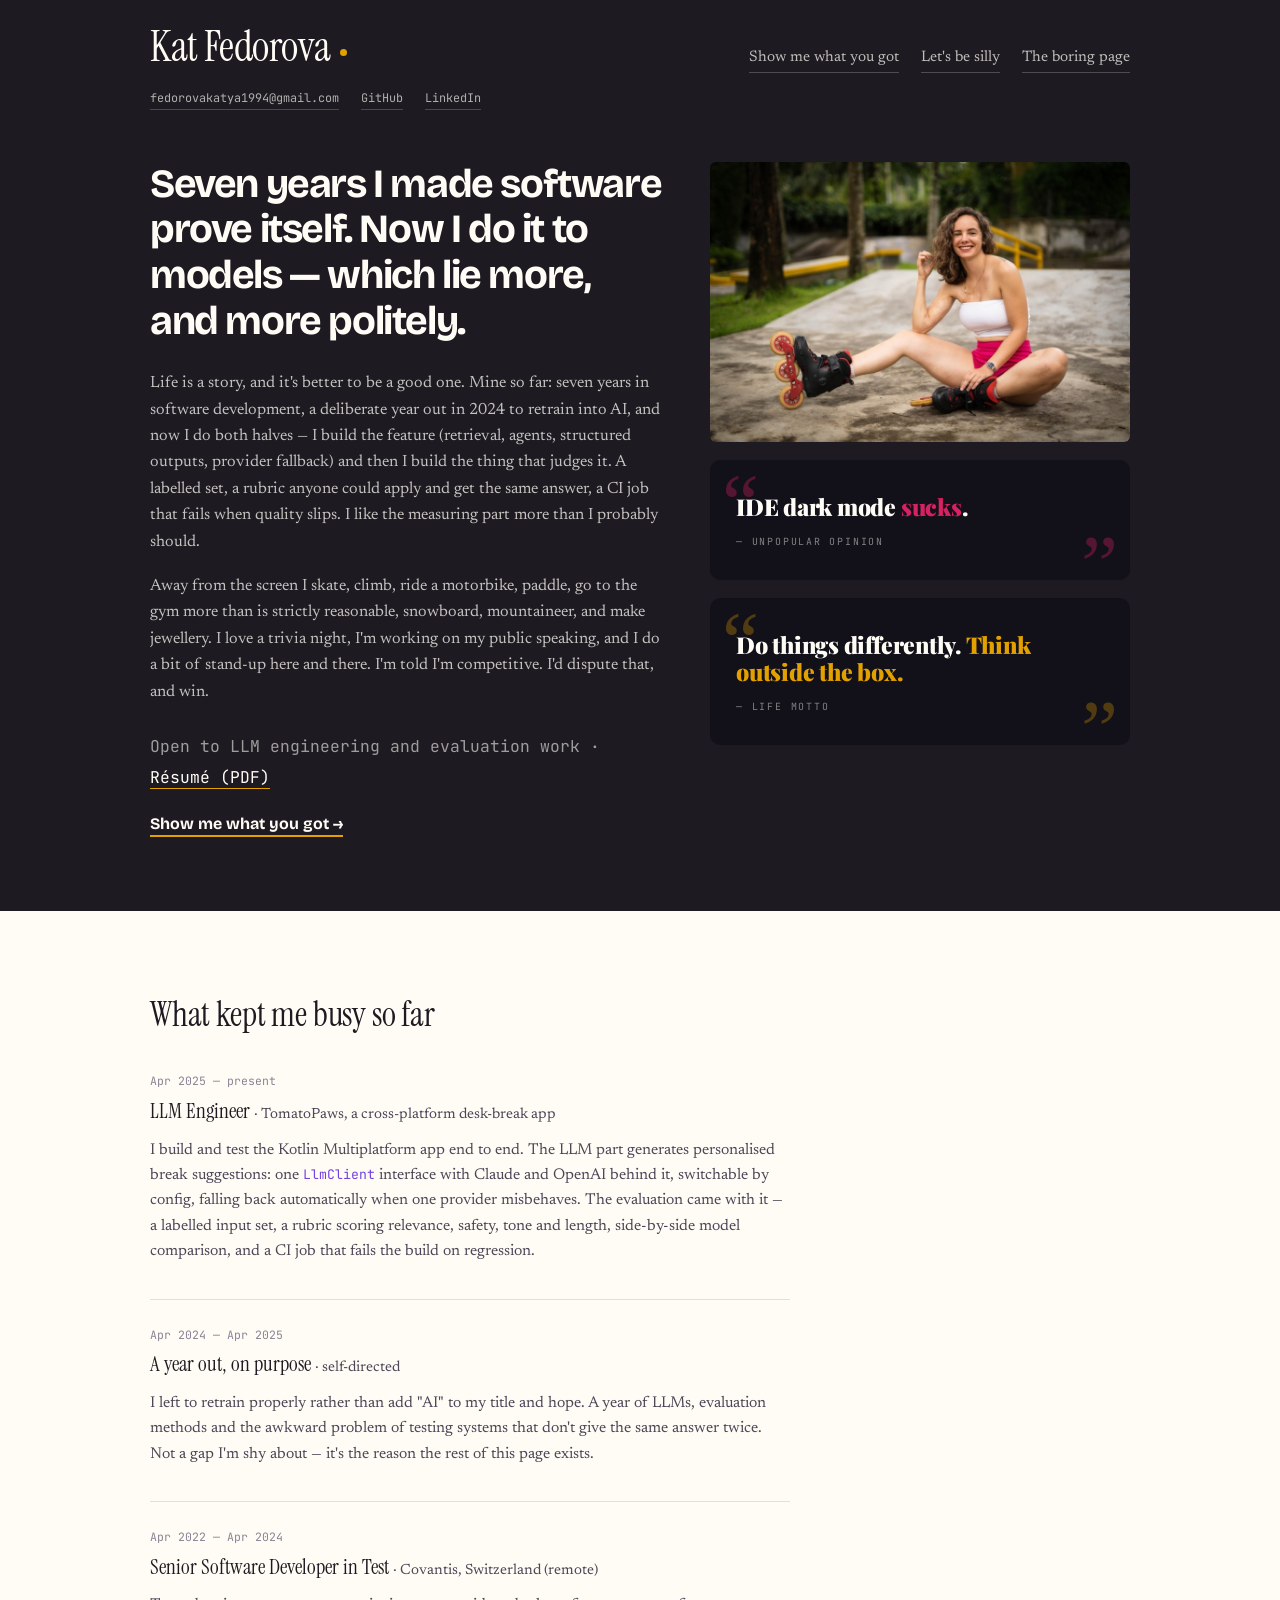
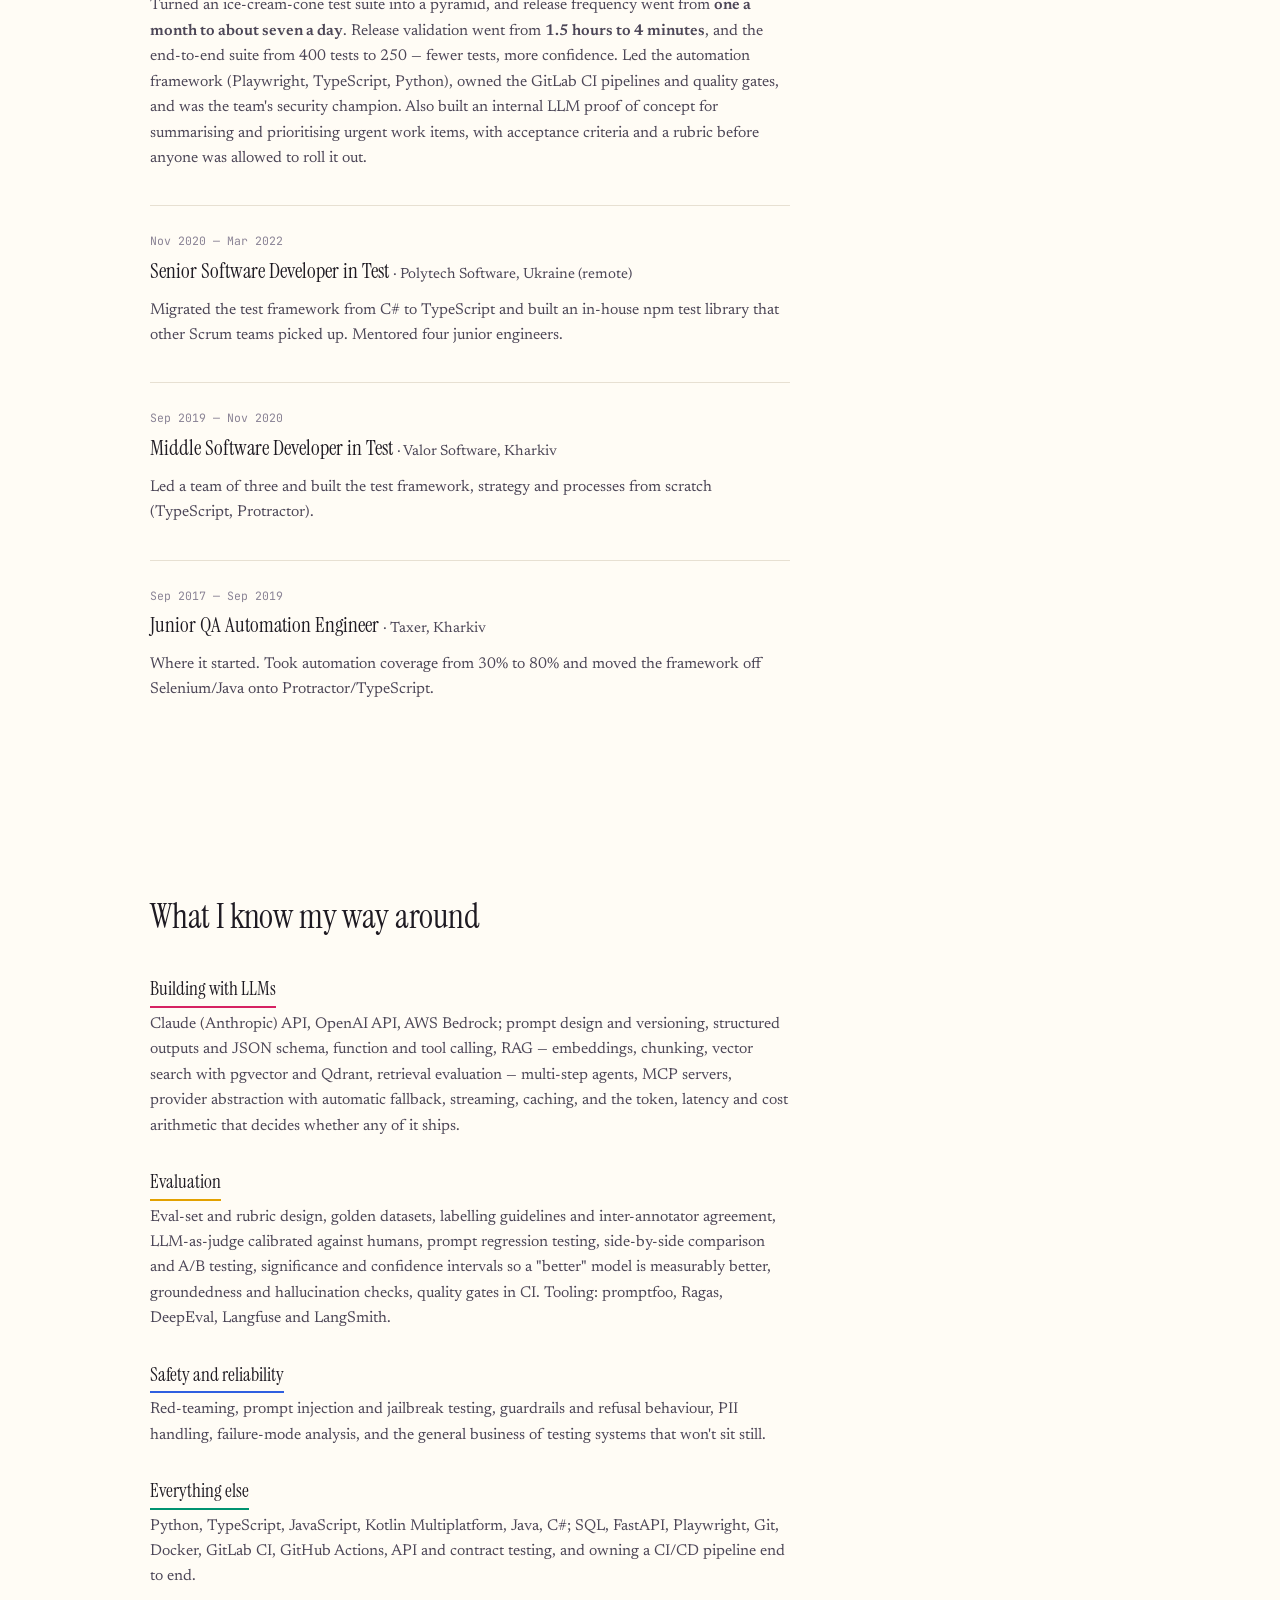
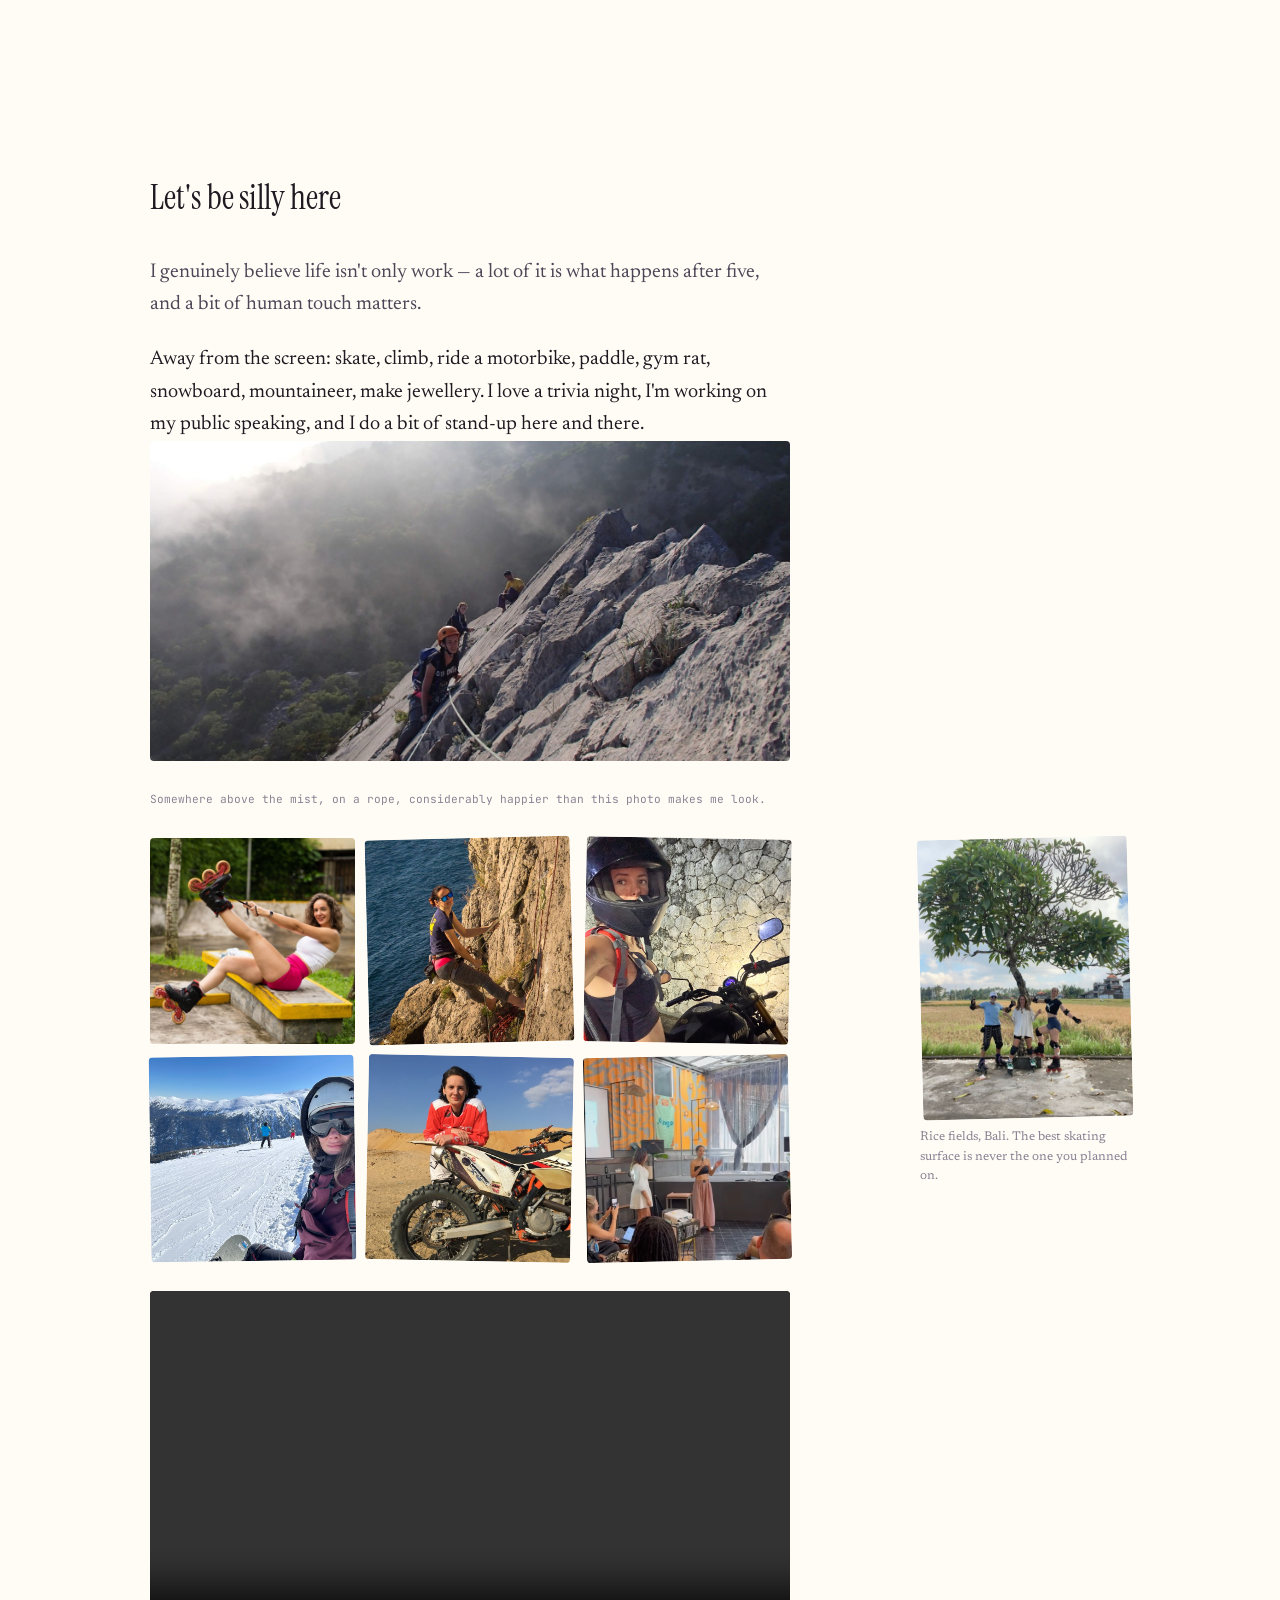
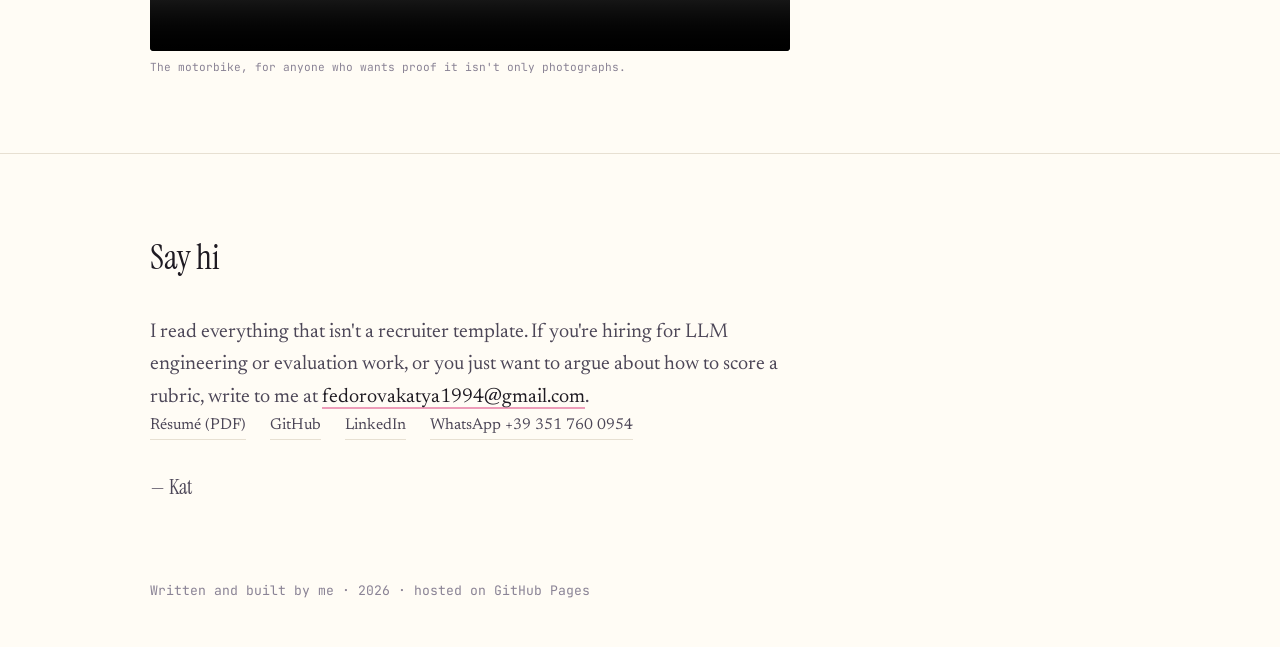
<file: index.html>
<!DOCTYPE html>
<html lang="en">
<head>
<meta charset="utf-8" />
<meta name="viewport" content="width=device-width, initial-scale=1" />
<title>Kat Fedorova</title>
<meta name="description" content="Kat Fedorova — LLM engineer working on AI evaluation and quality." />
<meta name="author" content="Kat Fedorova" />
<link rel="canonical" href="https://katyafedorova.github.io/" />

<meta property="og:type" content="website" />
<meta property="og:title" content="Kat Fedorova" />
<meta property="og:description" content="Seven years I made software prove itself. Now I do it to models." />
<meta property="og:url" content="https://katyafedorova.github.io/" />
<meta property="og:image" content="https://katyafedorova.github.io/assets/kat.jpg" />

<link rel="icon" href="data:image/svg+xml,<svg xmlns='http://www.w3.org/2000/svg' viewBox='0 0 100 100'><rect width='100' height='100' rx='24' fill='%23F2B705'/><text y='.92em' x='50%25' text-anchor='middle' font-size='64' font-family='Georgia,serif'>K</text></svg>" />

<link rel="preconnect" href="https://fonts.googleapis.com" />
<link rel="preconnect" href="https://fonts.gstatic.com" crossorigin />
<link href="https://fonts.googleapis.com/css2?family=Bricolage+Grotesque:opsz,wght@12..96,600;12..96,700&family=Playfair+Display:wght@700;900&family=Instrument+Serif:ital@0;1&family=Newsreader:ital,opsz,wght@0,6..72,400;0,6..72,500;0,6..72,600;1,6..72,400&family=JetBrains+Mono:wght@400;500&display=swap" rel="stylesheet" />
<link rel="stylesheet" href="styles.css" />

<script type="application/ld+json">
{
  "@context": "https://schema.org",
  "@type": "Person",
  "name": "Kat Fedorova",
  "jobTitle": "LLM Engineer — AI evaluation and quality",
  "email": "mailto:fedorovakatya1994@gmail.com",
  "url": "https://katyafedorova.github.io/",
  "sameAs": ["https://github.com/KatyaFedorova", "https://linkedin.com/in/kat-fedorova"]
}
</script>
</head>
<body>

<a class="skip-link" href="#intro">Skip to content</a>

<!-- ===================== HERO ===================== -->
<header class="hero" id="top">
  <div class="wrap">
    <div class="hero__head">
      <a class="hero__name" href="#top">Kat Fedorova</a>
      <nav class="hero__navlinks" aria-label="Primary">
        <a href="projects.html">Show me what you got</a>
        <a href="#about">Let's be silly</a>
        <a href="boring.html">The boring page</a>
      </nav>
      <p class="hero__contact">
        <a href="mailto:fedorovakatya1994@gmail.com">fedorovakatya1994@gmail.com</a>
        <a href="https://github.com/KatyaFedorova" target="_blank" rel="noopener">GitHub</a>
        <a href="https://linkedin.com/in/kat-fedorova" target="_blank" rel="noopener">LinkedIn</a>
      </p>
    </div>

    <div class="hero__grid" id="intro">
      <div class="hero__text">
        <h1 class="hero__title">
          Seven years I made software prove itself. Now I do it to models —
          which lie more, and more politely.
        </h1>

        <p>
          Life is a story, and it's better to be a good one. Mine so far: seven years in
          software development, a deliberate year out in 2024 to retrain into AI, and now
          I do both halves — I build the feature (retrieval, agents, structured outputs,
          provider fallback) and then I build the thing that judges it. A labelled set,
          a rubric anyone could apply and get the same answer, a CI job that fails when
          quality slips. I like the measuring part more than I probably should.
        </p>

        <p>
          Away from the screen I skate, climb, ride a motorbike, paddle, go to the gym more
          than is strictly reasonable, snowboard, mountaineer, and make jewellery. I love a
          trivia night, I'm working on my public speaking, and I do a bit of stand-up here and
          there. I'm told I'm competitive. I'd dispute that, and win.
        </p>

        <p class="hero__meta">
          Open to LLM engineering and evaluation work ·
          <a href="assets/Kat_Fedorova_LLM_Engineer.pdf" download>Résumé (PDF)</a>
        </p>

        <p class="hero__cta"><a href="projects.html">Show me what you got &rarr;</a></p>
      </div>

      <div class="hero__side">
        <img class="hero__photo" src="assets/kat.jpg" width="900" height="600"
             alt="Kat Fedorova sitting at a skate park in inline skates, laughing" />

        <figure class="quote quote--pink">
          <blockquote>IDE dark mode <span>sucks</span>.</blockquote>
          <figcaption>Unpopular opinion</figcaption>
        </figure>

        <figure class="quote">
          <blockquote>Do things differently. <span>Think outside the box.</span></blockquote>
          <figcaption>Life motto</figcaption>
        </figure>

      </div>
    </div>
  </div>
</header>

<main>

<!-- ===================== WHERE I'VE WORKED ===================== -->
<section class="section" id="experience">
  <div class="wrap">
    <h2 class="h2 reveal">What kept me busy so far</h2>

    <div class="flow">
      <ol class="jobs">
        <li class="job reveal">
          <p class="job__when">Apr 2025 — present</p>
          <h3 class="job__role">LLM Engineer <span class="job__org">· TomatoPaws, a cross-platform desk-break app</span></h3>
          <p>I build and test the Kotlin Multiplatform app end to end. The LLM part generates
             personalised break suggestions: one <code>LlmClient</code> interface with Claude and
             OpenAI behind it, switchable by config, falling back automatically when one provider
             misbehaves. The evaluation came with it — a labelled input set, a rubric scoring
             relevance, safety, tone and length, side-by-side model comparison, and a CI job that
             fails the build on regression.</p>
        </li>

        <li class="job reveal">
          <p class="job__when">Apr 2024 — Apr 2025</p>
          <h3 class="job__role">A year out, on purpose <span class="job__org">· self-directed</span></h3>
          <p>I left to retrain properly rather than add "AI" to my title and hope. A year of LLMs,
             evaluation methods and the awkward problem of testing systems that don't give the same
             answer twice. Not a gap I'm shy about — it's the reason the rest of this page exists.</p>
        </li>

        <li class="job reveal">
          <p class="job__when">Apr 2022 — Apr 2024</p>
          <h3 class="job__role">Senior Software Developer in Test <span class="job__org">· Covantis, Switzerland (remote)</span></h3>
          <p>Turned an ice-cream-cone test suite into a pyramid, and release frequency went from
             <b>one a month to about seven a day</b>. Release validation went from <b>1.5 hours to
             4 minutes</b>, and the end-to-end suite from 400 tests to 250 — fewer tests, more
             confidence. Led the automation framework (Playwright, TypeScript, Python), owned the
             GitLab CI pipelines and quality gates, and was the team's security champion. Also built
             an internal LLM proof of concept for summarising and prioritising urgent work items,
             with acceptance criteria and a rubric before anyone was allowed to roll it out.</p>
        </li>

        <li class="job reveal">
          <p class="job__when">Nov 2020 — Mar 2022</p>
          <h3 class="job__role">Senior Software Developer in Test <span class="job__org">· Polytech Software, Ukraine (remote)</span></h3>
          <p>Migrated the test framework from C# to TypeScript and built an in-house npm test library
             that other Scrum teams picked up. Mentored four junior engineers.</p>
        </li>

        <li class="job reveal">
          <p class="job__when">Sep 2019 — Nov 2020</p>
          <h3 class="job__role">Middle Software Developer in Test <span class="job__org">· Valor Software, Kharkiv</span></h3>
          <p>Led a team of three and built the test framework, strategy and processes from scratch
             (TypeScript, Protractor).</p>
        </li>

        <li class="job reveal">
          <p class="job__when">Sep 2017 — Sep 2019</p>
          <h3 class="job__role">Junior QA Automation Engineer <span class="job__org">· Taxer, Kharkiv</span></h3>
          <p>Where it started. Took automation coverage from 30% to 80% and moved the framework off
             Selenium/Java onto Protractor/TypeScript.</p>
        </li>
      </ol>

    </div>
  </div>
</section>

<!-- ===================== WHAT I KNOW ===================== -->
<section class="section" id="skills">
  <div class="wrap">
    <h2 class="h2 reveal">What I know my way around</h2>

    <div class="flow">
      <div class="skillset reveal">
        <h3 class="skillset__name skillset__name--pink">Building with LLMs</h3>
        <p>Claude (Anthropic) API, OpenAI API, AWS Bedrock; prompt design and versioning,
           structured outputs and JSON schema, function and tool calling, RAG — embeddings,
           chunking, vector search with pgvector and Qdrant, retrieval evaluation — multi-step
           agents, MCP servers, provider abstraction with automatic fallback, streaming, caching,
           and the token, latency and cost arithmetic that decides whether any of it ships.</p>
      </div>

      <div class="skillset reveal">
        <h3 class="skillset__name skillset__name--yellow">Evaluation</h3>
        <p>Eval-set and rubric design, golden datasets, labelling guidelines and inter-annotator
           agreement, LLM-as-judge calibrated against humans, prompt regression testing, side-by-side
           comparison and A/B testing, significance and confidence intervals so a "better" model is
           measurably better, groundedness and hallucination checks, quality gates in CI. Tooling:
           promptfoo, Ragas, DeepEval, Langfuse and LangSmith.</p>
      </div>

      <div class="skillset reveal">
        <h3 class="skillset__name skillset__name--blue">Safety and reliability</h3>
        <p>Red-teaming, prompt injection and jailbreak testing, guardrails and refusal behaviour,
           PII handling, failure-mode analysis, and the general business of testing systems that
           won't sit still.</p>
      </div>

      <div class="skillset reveal">
        <h3 class="skillset__name skillset__name--mint">Everything else</h3>
        <p>Python, TypeScript, JavaScript, Kotlin Multiplatform, Java, C#; SQL, FastAPI, Playwright,
           Git, Docker, GitLab CI, GitHub Actions, API and contract testing, and owning a CI/CD
           pipeline end to end.</p>
      </div>
    </div>
  </div>
</section>

<!-- ===================== ABOUT ===================== -->
<section class="section" id="about">
  <div class="wrap">
    <h2 class="h2 reveal">Let's be silly here</h2>

    <div class="flow">
      <div class="prose reveal">
        <p>
          I genuinely believe life isn't only work — a lot of it is what happens after
          five, and a bit of human touch matters.
        </p>
        <p class="hobbies-line">
          Away from the screen: skate, climb, ride a motorbike, paddle, gym rat, snowboard,
          mountaineer, make jewellery. I love a trivia night, I'm working on my public
          speaking, and I do a bit of stand-up here and there.
        </p>
      </div>

      <figure class="photo-figure reveal">
        <img class="photo photo--wide" src="assets/about.jpg" alt="Climbing a limestone ridge above the mist" loading="lazy" />
        <figcaption>Somewhere above the mist, on a rope, considerably happier than this photo makes me look.</figcaption>
      </figure>

      <aside class="aside aside--photo reveal">
        <img src="assets/bali.jpg" alt="Three skaters by a tree in the rice fields" loading="lazy" />
        <span>Rice fields, Bali. The best skating surface is never the one you planned on.</span>
      </aside>


      <div class="photo-strip photo-strip--6 reveal">
        <img class="photo" src="assets/life-1.jpg" alt="Sitting on a bench in inline skates" loading="lazy" />
        <img class="photo" src="assets/life-2.jpg" alt="Climbing a sea cliff" loading="lazy" />
        <img class="photo" src="assets/life-3.jpg" alt="In a helmet next to a motorbike at night" loading="lazy" />
        <img class="photo" src="assets/life-4.jpg" alt="Snowboarding on a mountain" loading="lazy" />
        <img class="photo" src="assets/life-5.jpg" alt="Leaning on an enduro bike in the desert" loading="lazy" />
        <img class="photo" src="assets/life-6.jpg" alt="Speaking to a room with a microphone" loading="lazy" />
      </div>

      <figure class="video-figure reveal">
        <video src="assets/skating.mp4" controls playsinline preload="metadata"></video>
        <figcaption>The motorbike, for anyone who wants proof it isn't only photographs.</figcaption>
      </figure>
    </div>
  </div>
</section>

<!-- ===================== SAY HI ===================== -->
<section class="section section--end" id="contact">
  <div class="wrap">
    <div class="flow">
      <h2 class="h2 reveal">Say hi</h2>
      <div class="prose reveal">
        <p>
          I read everything that isn't a recruiter template. If you're hiring for LLM engineering
          or evaluation work, or you just want to argue about how to score a rubric, write to me at
          <a href="mailto:fedorovakatya1994@gmail.com">fedorovakatya1994@gmail.com</a>.
        </p>
      </div>
      <p class="links reveal">
        <a href="assets/Kat_Fedorova_LLM_Engineer.pdf" download>Résumé (PDF)</a>
        <a href="https://github.com/KatyaFedorova" target="_blank" rel="noopener">GitHub</a>
        <a href="https://linkedin.com/in/kat-fedorova" target="_blank" rel="noopener">LinkedIn</a>
        <a href="https://wa.me/393517600954" target="_blank" rel="noopener">WhatsApp +39 351 760 0954</a>
      </p>
      <p class="sign reveal">— Kat</p>
    </div>
  </div>
</section>

</main>

<footer class="footer">
  <div class="wrap">
    <p>Written and built by me · <span id="year">2026</span> · hosted on GitHub Pages</p>
  </div>
</footer>

<script src="main.js"></script>
</body>
</html>
</file>
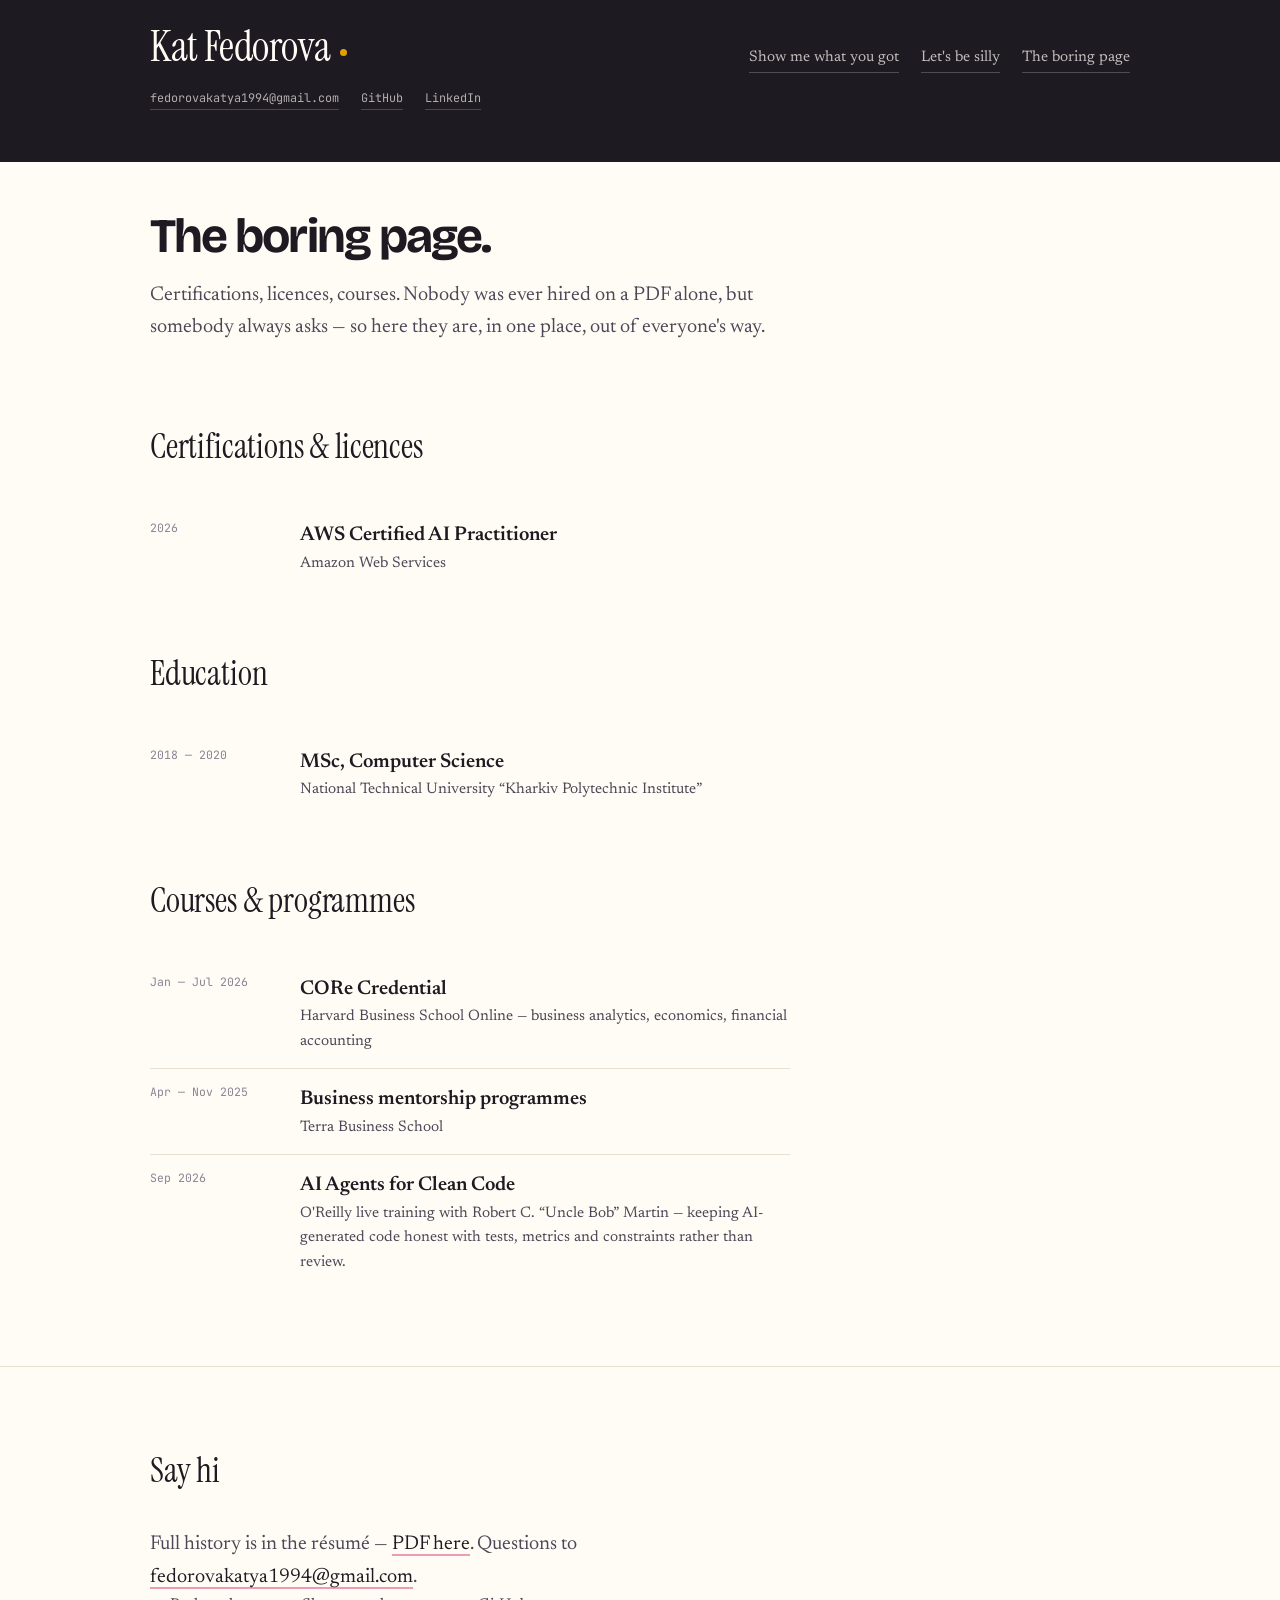
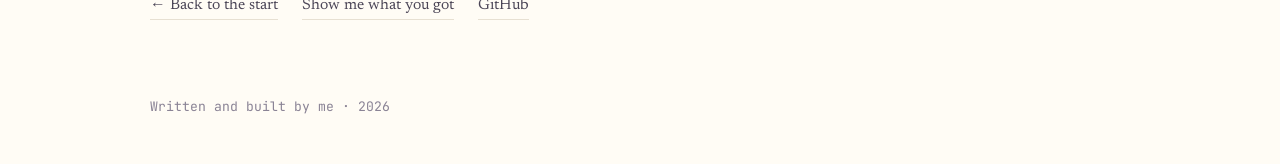
<file: boring.html>
<!DOCTYPE html>
<html lang="en">
<head>
<meta charset="utf-8" />
<meta name="viewport" content="width=device-width, initial-scale=1" />
<title>The boring page — Kat Fedorova</title>
<meta name="description" content="Certifications, licences and courses — Kat Fedorova." />
<link rel="canonical" href="https://katyafedorova.github.io/boring.html" />
<link rel="icon" href="data:image/svg+xml,<svg xmlns='http://www.w3.org/2000/svg' viewBox='0 0 100 100'><rect width='100' height='100' rx='24' fill='%23F2B705'/><text y='.92em' x='50%25' text-anchor='middle' font-size='64' font-family='Georgia,serif'>K</text></svg>" />
<link rel="preconnect" href="https://fonts.googleapis.com" />
<link rel="preconnect" href="https://fonts.gstatic.com" crossorigin />
<link href="https://fonts.googleapis.com/css2?family=Bricolage+Grotesque:opsz,wght@12..96,600;12..96,700&family=Playfair+Display:wght@700;900&family=Instrument+Serif:ital@0;1&family=Newsreader:ital,opsz,wght@0,6..72,400;0,6..72,500;0,6..72,600;1,6..72,400&family=JetBrains+Mono:wght@400;500&display=swap" rel="stylesheet" />
<link rel="stylesheet" href="styles.css" />
</head>
<body>

<a class="skip-link" href="#boring">Skip to content</a>

<header class="masthead masthead--dark">
  <div class="wrap hero__head">
    <a class="hero__name" href="index.html">Kat Fedorova</a>
    <nav class="hero__navlinks" aria-label="Primary">
      <a href="projects.html">Show me what you got</a>
      <a href="index.html#about">Let's be silly</a>
      <a href="boring.html" aria-current="page">The boring page</a>
    </nav>
    <p class="hero__contact">
      <a href="mailto:fedorovakatya1994@gmail.com">fedorovakatya1994@gmail.com</a>
      <a href="https://github.com/KatyaFedorova" target="_blank" rel="noopener">GitHub</a>
      <a href="https://linkedin.com/in/kat-fedorova" target="_blank" rel="noopener">LinkedIn</a>
    </p>
  </div>
</header>

<main id="boring">
<section class="section section--intro">
  <div class="wrap">
    <h1 class="worktitle reveal">The boring page.</h1>
    <p class="worklede reveal">
      Certifications, licences, courses. Nobody was ever hired on a PDF alone, but
      somebody always asks — so here they are, in one place, out of everyone's way.
    </p>
  </div>
</section>

<section class="section" style="padding-top:0">
  <div class="wrap">

    <h2 class="h2 reveal">Certifications &amp; licences</h2>
    <ul class="boring reveal">
      <li>
        <time datetime="2026">2026</time>
        <div><b>AWS Certified AI Practitioner</b>
          <span>Amazon Web Services</span></div>
      </li>
    </ul>

    <h2 class="h2 reveal" style="margin-top:56px">Education</h2>
    <ul class="boring reveal">
      <li>
        <time datetime="2020">2018 — 2020</time>
        <div><b>MSc, Computer Science</b>
          <span>National Technical University “Kharkiv Polytechnic Institute”</span></div>
      </li>
    </ul>

    <h2 class="h2 reveal" style="margin-top:56px">Courses &amp; programmes</h2>
    <ul class="boring reveal">
      <li>
        <time datetime="2026-07">Jan — Jul 2026</time>
        <div><b>CORe Credential</b>
          <span>Harvard Business School Online — business analytics, economics, financial accounting</span></div>
      </li>
      <li>
        <time datetime="2025-11">Apr — Nov 2025</time>
        <div><b>Business mentorship programmes</b>
          <span>Terra Business School</span></div>
      </li>
      <li>
        <time datetime="2026-09">Sep 2026</time>
        <div><b>AI Agents for Clean Code</b>
          <span>O'Reilly live training with Robert C. “Uncle Bob” Martin — keeping AI-generated
            code honest with tests, metrics and constraints rather than review.</span></div>
      </li>
    </ul>

  </div>
</section>

<section class="section section--end">
  <div class="wrap">
    <div class="flow">
      <h2 class="h2 reveal">Say hi</h2>
      <div class="prose reveal">
        <p>Full history is in the résumé —
          <a href="assets/Kat_Fedorova_LLM_Engineer.pdf" download>PDF here</a>. Questions to
          <a href="mailto:fedorovakatya1994@gmail.com">fedorovakatya1994@gmail.com</a>.</p>
      </div>
      <p class="links reveal">
        <a href="index.html">&larr; Back to the start</a>
        <a href="projects.html">Show me what you got</a>
        <a href="https://github.com/KatyaFedorova" target="_blank" rel="noopener">GitHub</a>
      </p>
    </div>
  </div>
</section>
</main>

<footer class="footer">
  <div class="wrap"><p>Written and built by me · <span id="year">2026</span></p></div>
</footer>

<script src="main.js"></script>
</body>
</html>
</file>
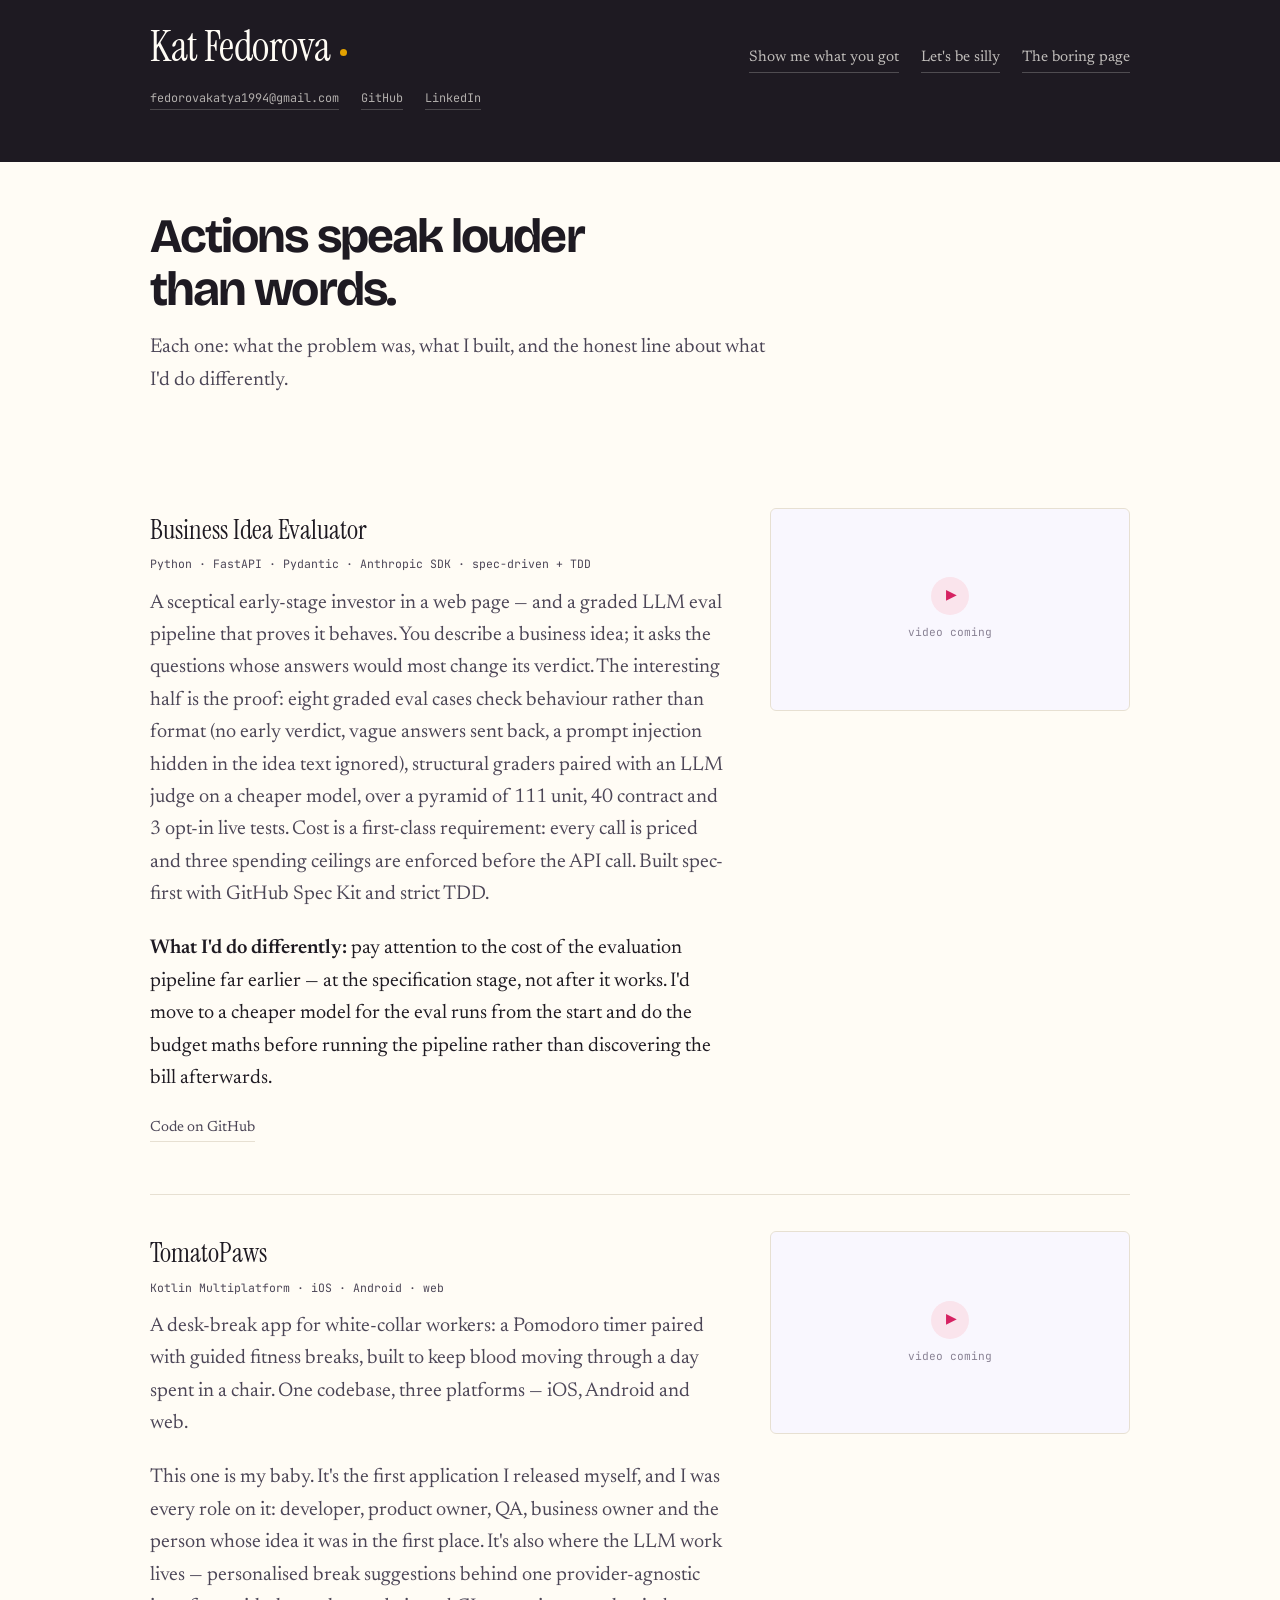
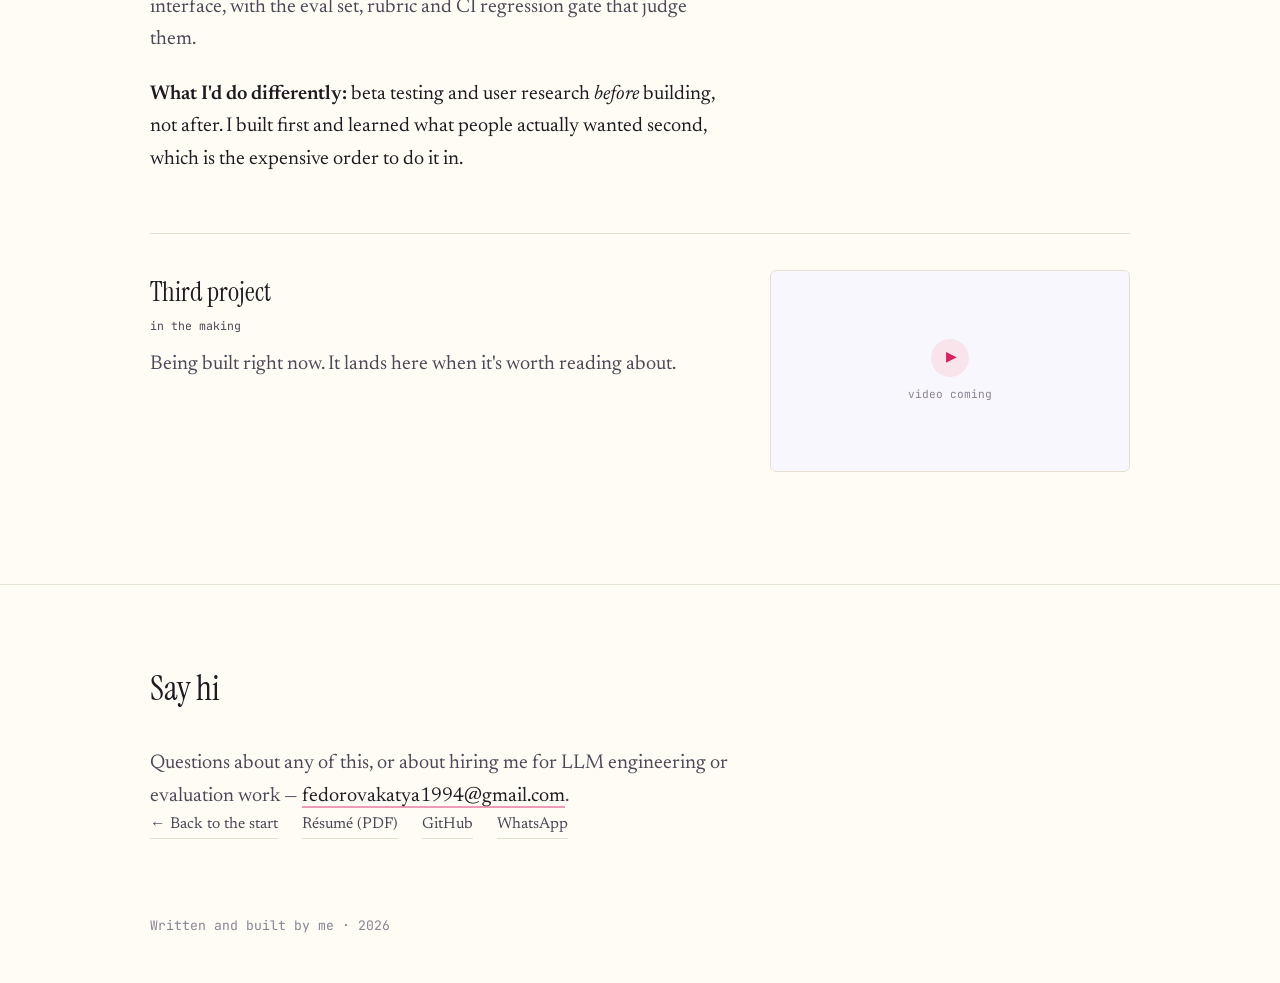
<file: projects.html>
<!DOCTYPE html>
<html lang="en">
<head>
<meta charset="utf-8" />
<meta name="viewport" content="width=device-width, initial-scale=1" />
<title>Show me what you got — Kat Fedorova</title>
<meta name="description" content="Projects by Kat Fedorova — LLM features and the evaluations that judge them." />
<link rel="canonical" href="https://katyafedorova.github.io/projects.html" />

<link rel="icon" href="data:image/svg+xml,<svg xmlns='http://www.w3.org/2000/svg' viewBox='0 0 100 100'><rect width='100' height='100' rx='24' fill='%23F2B705'/><text y='.92em' x='50%25' text-anchor='middle' font-size='64' font-family='Georgia,serif'>K</text></svg>" />

<link rel="preconnect" href="https://fonts.googleapis.com" />
<link rel="preconnect" href="https://fonts.gstatic.com" crossorigin />
<link href="https://fonts.googleapis.com/css2?family=Bricolage+Grotesque:opsz,wght@12..96,600;12..96,700&family=Playfair+Display:wght@700;900&family=Instrument+Serif:ital@0;1&family=Newsreader:ital,opsz,wght@0,6..72,400;0,6..72,500;0,6..72,600;1,6..72,400&family=JetBrains+Mono:wght@400;500&display=swap" rel="stylesheet" />
<link rel="stylesheet" href="styles.css" />
</head>
<body>

<a class="skip-link" href="#work">Skip to content</a>

<header class="masthead masthead--dark">
  <div class="wrap hero__head">
    <a class="hero__name" href="index.html">Kat Fedorova</a>
    <nav class="hero__navlinks" aria-label="Primary">
      <a href="projects.html" aria-current="page">Show me what you got</a>
      <a href="index.html#about">Let's be silly</a>
      <a href="boring.html">The boring page</a>
    </nav>
    <p class="hero__contact">
      <a href="mailto:fedorovakatya1994@gmail.com">fedorovakatya1994@gmail.com</a>
      <a href="https://github.com/KatyaFedorova" target="_blank" rel="noopener">GitHub</a>
      <a href="https://linkedin.com/in/kat-fedorova" target="_blank" rel="noopener">LinkedIn</a>
    </p>
  </div>
</header>

<main id="work">
<section class="section section--intro">
  <div class="wrap">
    <h1 class="worktitle reveal">Actions speak louder than words.</h1>
    <p class="worklede reveal">
      Each one: what the problem was, what I built, and the honest line about what
      I'd do differently.
    </p>
  </div>
</section>

<section class="section section--work">
  <div class="wrap">

    <!-- ---------- PROJECT 1 ---------- -->
    <article class="proj reveal">
      <div class="proj__body">
        <h2 class="proj__title">Business Idea Evaluator</h2>
        <p class="proj__meta">Python · FastAPI · Pydantic · Anthropic SDK · spec-driven + TDD</p>

        <p>A sceptical early-stage investor in a web page — and a graded LLM eval pipeline that
           proves it behaves. You describe a business idea; it asks the questions whose answers
           would most change its verdict. The interesting half is the proof: eight graded eval
           cases check behaviour rather than format (no early verdict, vague answers sent back,
           a prompt injection hidden in the idea text ignored), structural graders paired with
           an LLM judge on a cheaper model, over a pyramid of 111 unit, 40 contract and 3 opt-in
           live tests. Cost is a first-class requirement: every call is priced and three spending
           ceilings are enforced before the API call. Built spec-first with GitHub Spec Kit and
           strict TDD.</p>

        <p class="proj__honest"><b>What I'd do differently:</b> pay attention to the cost of the
           evaluation pipeline far earlier — at the specification stage, not after it works. I'd
           move to a cheaper model for the eval runs from the start and do the budget maths
           before running the pipeline rather than discovering the bill afterwards.</p>

        <p class="links links--sm">
          <a href="https://github.com/KatyaFedorova/business-idea-evaluator" target="_blank" rel="noopener">Code on GitHub</a>
        </p>
      </div>

      <div class="proj__media">
        <!-- Replace with:
             <video src="assets/business-idea-evaluator.mp4" controls playsinline preload="metadata"></video>
             <iframe src="https://www.youtube.com/embed/VIDEO_ID" title="Demo" allowfullscreen loading="lazy"></iframe> -->
        <div class="media-placeholder"><span aria-hidden="true">▶</span><p>video coming</p></div>
      </div>
    </article>

    <!-- ---------- PROJECT 2 ---------- -->
    <article class="proj reveal">
      <div class="proj__body">
        <h2 class="proj__title">TomatoPaws</h2>
        <p class="proj__meta">Kotlin Multiplatform · iOS · Android · web</p>

        <p>A desk-break app for white-collar workers: a Pomodoro timer paired with guided
           fitness breaks, built to keep blood moving through a day spent in a chair. One
           codebase, three platforms — iOS, Android and web.</p>

        <p>This one is my baby. It's the first application I released myself, and I was every
           role on it: developer, product owner, QA, business owner and the person whose idea
           it was in the first place. It's also where the LLM work lives — personalised break
           suggestions behind one provider-agnostic interface, with the eval set, rubric and
           CI regression gate that judge them.</p>

        <p class="proj__honest"><b>What I'd do differently:</b> beta testing and user research
           <em>before</em> building, not after. I built first and learned what people actually
           wanted second, which is the expensive order to do it in.</p>

      </div>

      <div class="proj__media">
        <div class="media-placeholder"><span aria-hidden="true">▶</span><p>video coming</p></div>
      </div>
    </article>

    <!-- ---------- PROJECT 3 ---------- -->
    <article class="proj proj--coming reveal">
      <div class="proj__body">
        <h2 class="proj__title">Third project</h2>
        <p class="proj__meta">in the making</p>
        <p>Being built right now. It lands here when it's worth reading about.</p>
      </div>

      <div class="proj__media">
        <div class="media-placeholder"><span aria-hidden="true">▶</span><p>video coming</p></div>
      </div>
    </article>

  </div>
</section>

<section class="section section--end">
  <div class="wrap">
    <div class="flow">
      <h2 class="h2 reveal">Say hi</h2>
      <div class="prose reveal">
        <p>Questions about any of this, or about hiring me for LLM engineering or evaluation work —
           <a href="mailto:fedorovakatya1994@gmail.com">fedorovakatya1994@gmail.com</a>.</p>
      </div>
      <p class="links reveal">
        <a href="index.html">&larr; Back to the start</a>
        <a href="assets/Kat_Fedorova_LLM_Engineer.pdf" download>Résumé (PDF)</a>
        <a href="https://github.com/KatyaFedorova" target="_blank" rel="noopener">GitHub</a>
        <a href="https://wa.me/393517600954" target="_blank" rel="noopener">WhatsApp</a>
      </p>
    </div>
  </div>
</section>
</main>

<footer class="footer">
  <div class="wrap"><p>Written and built by me · <span id="year">2026</span></p></div>
</footer>

<script src="main.js"></script>
</body>
</html>
</file>
<file: styles.css>
/* ============================================================
   Kat Fedorova — personal site.
   A page, not a landing page: serif text, a narrow column,
   colour kept to links, rules and small marks.
   ============================================================ */

:root{
  --paper:      #FFFCF5;
  --ink:        #1E1A22;
  --ink-soft:   #4C4657;
  --ink-faint:  #8A8395;
  --rule:       #E7E0D2;

  --yellow:     #E3A100;
  --pink:       #D62262;
  --blue:       #2F5FE0;
  --mint:       #00926F;
  --purple:     #7440E0;

  --col:        640px;   /* the reading column */
  --wrap:       980px;   /* column + right margin for asides */

  --font-display: "Instrument Serif", Georgia, "Times New Roman", serif;
  --font-lede:    "Bricolage Grotesque", "Trebuchet MS", system-ui, sans-serif;
  --font-body:    "Newsreader", Georgia, "Times New Roman", serif;
  --font-mono:    "JetBrains Mono", ui-monospace, "SF Mono", monospace;
}

*,*::before,*::after{ box-sizing:border-box; }

html{ scroll-behavior:smooth; scroll-padding-top:30px; }

body{
  margin:0;
  background:var(--paper);
  color:var(--ink);
  font-family:var(--font-body);
  font-size:20px;
  line-height:1.62;
  -webkit-font-smoothing:antialiased;
  overflow-x:hidden;
}

img,video,iframe{ max-width:100%; display:block; }
a{ color:inherit; }
b{ font-weight:600; }
em{ font-style:italic; }
code{ font-family:var(--font-mono); font-size:.84em; color:var(--purple); }

.wrap{ width:min(100% - 44px, var(--wrap)); margin-inline:auto; }

.skip-link{ position:absolute; left:-9999px; top:0; background:var(--ink); color:var(--paper); padding:10px 16px; }
.skip-link:focus{ left:0; }
:focus-visible{ outline:2px solid var(--blue); outline-offset:3px; border-radius:2px; }

/* the reading column; asides hang off its right edge */
.flow > *{ max-width:var(--col); }

/* ---------------- Masthead ---------------- */
.masthead{ padding:30px 0 0; }
.masthead__inner{ display:flex; align-items:baseline; gap:26px; }
.masthead__name{
  font-family:var(--font-display); font-size:1.28rem;
  text-decoration:none; letter-spacing:.01em;
}
.masthead__name::after{
  content:""; display:inline-block; width:7px; height:7px; border-radius:50%;
  background:var(--pink); margin-left:9px; vertical-align:.12em;
}
.masthead__nav{ margin-left:auto; display:flex; gap:22px; }
.masthead__nav a{
  text-decoration:none; font-size:.95rem; color:var(--ink-soft);
  border-bottom:1px solid var(--rule); padding-bottom:1px;
}
.masthead__nav a:hover{ color:var(--ink); border-bottom-color:var(--yellow); }

/* ---------------- Sections ---------------- */
.section{ padding:clamp(44px,6vw,76px) 0; }
.section--intro{ padding-top:clamp(30px,4vw,48px); }
.section--end{ border-top:1px solid var(--rule); }

.h2{
  font-family:var(--font-display); font-weight:400;
  font-size:clamp(1.65rem,3.2vw,2.15rem); letter-spacing:-.005em;
  margin:0 0 30px;
}
.subhead{
  font-family:var(--font-display); font-weight:400;
  font-size:1.35rem; margin:50px 0 14px;
}

/* ---------------- Intro ---------------- */
.lede{
  font-family:var(--font-lede); font-weight:700;
  font-size:clamp(1.85rem,4.4vw,2.65rem); line-height:1.12; letter-spacing:-.035em;
  margin:0 0 30px;
}
.lede em{ font-style:normal; }
.lede em{ font-style:italic; position:relative; }
.lede em::after{
  content:""; position:absolute; left:-.04em; right:-.04em; bottom:.06em; height:.26em;
  background:color-mix(in srgb, var(--yellow) 42%, white);
  z-index:-1; border-radius:.14em; transform:rotate(-.8deg);
}
.lede{ position:relative; z-index:0; }

.prose p{ margin:0 0 1.15em; color:var(--ink-soft); }
.prose p:last-child{ margin-bottom:0; }
.prose a, .now a{ color:var(--ink); text-decoration:none; border-bottom:2px solid color-mix(in srgb, var(--pink) 45%, white); }
.prose a:hover{ border-bottom-color:var(--pink); }

.now{
  margin:34px 0 26px; padding:2px 0 2px 18px;
  border-left:3px solid var(--yellow);
  font-size:.98rem; color:var(--ink-soft);
}
.now__label{
  display:block; font-family:var(--font-mono); font-size:.68rem;
  letter-spacing:.1em; text-transform:uppercase; color:var(--ink-faint);
  margin-bottom:2px;
}

.links{ display:flex; flex-wrap:wrap; gap:4px 24px; margin:0; font-size:.98rem; }
.links a{ text-decoration:none; border-bottom:1px solid var(--rule); padding-bottom:1px; color:var(--ink-soft); }
.links a:hover{ color:var(--ink); border-bottom-color:var(--pink); }
.links--sm{ font-size:.92rem; }

/* ---------------- Photos ---------------- */
.portrait{
  float:right; width:210px; aspect-ratio:4/5;
  margin:4px 0 18px 34px;
  border-radius:4px; object-fit:cover;
  transform:rotate(1.2deg);
}
.photo{ border-radius:4px; object-fit:cover; background:color-mix(in srgb, var(--yellow) 8%, white); }
.photo--wide{ width:100%; aspect-ratio:2/1; margin:0 0 30px; }
.photo-strip{ display:grid; grid-template-columns:repeat(3,1fr); gap:12px; margin:26px 0 0; max-width:var(--col); }
.photo-strip .photo{ aspect-ratio:1/1; width:100%; }
.photo-strip .photo:nth-child(2){ transform:rotate(-1.4deg); }
.photo-strip .photo:nth-child(3){ transform:rotate(1deg); }

.photo-slot{
  display:flex; flex-direction:column; align-items:center; justify-content:center; gap:1px;
  border:1px dashed color-mix(in srgb, var(--ink) 20%, transparent);
  background:color-mix(in srgb, var(--yellow) 7%, transparent);
  color:var(--ink-faint); text-align:center;
}
.photo-slot span{ font-family:var(--font-mono); font-size:.72rem; }
.photo-slot small{ font-family:var(--font-mono); font-size:.62rem; opacity:.75; }

/* ---------------- Asides in the margin ---------------- */
.aside{
  float:right; clear:right; width:190px;
  margin:6px -220px 16px 32px;
  padding-left:14px; border-left:2px solid color-mix(in srgb, var(--pink) 40%, white);
  font-size:.86rem; line-height:1.5; color:var(--ink-faint);
}

@media (max-width:1000px){
  .portrait{ float:none; margin:0 0 26px; width:170px; }
  .aside{
    float:none; width:auto; margin:18px 0; padding-left:16px;
    border-left-width:3px; font-size:.92rem;
  }
}

/* ---------------- Projects ---------------- */
.project{ padding:0 0 46px; }
.project + .project{ border-top:1px solid var(--rule); padding-top:38px; }
.project__title{ font-family:var(--font-display); font-weight:400; font-size:1.55rem; margin:0 0 3px; }
.project__meta{ font-family:var(--font-mono); font-size:.72rem; color:var(--ink-faint); margin:0 0 20px; }
.project p{ color:var(--ink-soft); margin:0 0 1.1em; }
.project__honest{ color:var(--ink) !important; }
.project__honest b{ font-weight:600; }

.project__media{
  border:1px solid var(--rule); border-radius:6px; overflow:hidden;
  background:color-mix(in srgb, var(--purple) 4%, white);
  aspect-ratio:16/9; margin:26px 0 20px; max-width:var(--col);
}
.project__media > video, .project__media > iframe{ width:100%; height:100%; border:0; object-fit:cover; }
.media-placeholder{
  height:100%; display:flex; flex-direction:column; align-items:center; justify-content:center;
  gap:8px; color:var(--ink-faint);
}
.media-placeholder span{
  width:38px; height:38px; border-radius:50%; display:grid; place-items:center;
  background:color-mix(in srgb, var(--pink) 12%, white); color:var(--pink);
  font-size:.85rem; padding-left:3px;
}
.media-placeholder p{ font-family:var(--font-mono); font-size:.7rem; margin:0; }

/* ---------------- Jobs ---------------- */
.jobs{ list-style:none; padding:0; margin:0; }
.job{ padding:0 0 34px; }
.job + .job{ border-top:1px solid var(--rule); padding-top:26px; }
.job__when{ font-family:var(--font-mono); font-size:.72rem; color:var(--ink-faint); margin:0; }
.job__role{ font-family:var(--font-display); font-weight:400; font-size:1.3rem; margin:3px 0 10px; }
.job__org{ font-family:var(--font-body); font-size:.92rem; color:var(--ink-soft); }
.job p:not(.job__when){ color:var(--ink-soft); margin:0; font-size:.98rem; }

/* ---------------- Skills ---------------- */
.skillset{ margin-bottom:28px; }
.skillset p{ margin:0; color:var(--ink-soft); font-size:.98rem; }
.skillset__name{
  font-family:var(--font-display); font-weight:400; font-size:1.18rem; margin:0 0 4px;
  display:inline-block; border-bottom:2px solid var(--ink); padding-bottom:1px;
}
.skillset__name--pink{ border-bottom-color:var(--pink); }
.skillset__name--yellow{ border-bottom-color:var(--yellow); }
.skillset__name--blue{ border-bottom-color:var(--blue); }
.skillset__name--mint{ border-bottom-color:var(--mint); }

/* ---------------- Fact lists ---------------- */
.facts{ list-style:none; padding:0; margin:0; }
.facts li{ padding:9px 0; border-top:1px solid var(--rule); color:var(--ink-soft); font-size:.96rem; }
.facts li:first-child{ border-top:0; }
.facts b{ color:var(--ink); }
.facts--loose li{ border-top:0; padding:4px 0; }
.facts__when{ display:inline-block; min-width:124px; font-family:var(--font-mono); font-size:.7rem; color:var(--ink-faint); }
@media (max-width:560px){ .facts__when{ display:block; min-width:0; margin-bottom:2px; } }

/* ---------------- End ---------------- */
.sign{
  font-family:var(--font-display); font-size:1.3rem;
  color:var(--ink-soft); margin:30px 0 0;
}
.footer{ padding:0 0 46px; color:var(--ink-faint); font-size:.82rem; font-family:var(--font-mono); }
.footer p{ margin:0; }

/* ---------------- Reveal ---------------- */
.reveal{ opacity:0; transform:translateY(12px); transition:opacity .5s ease, transform .5s ease; }
.reveal.is-in{ opacity:1; transform:none; }

@media (prefers-reduced-motion:reduce){
  *{ animation:none !important; transition:none !important; }
  .reveal{ opacity:1; transform:none; }
  html{ scroll-behavior:auto; }
}

@media (max-width:700px){
  body{ font-size:18px; }
  .photo-strip{ grid-template-columns:1fr 1fr; }
}


/* ---------------- Photo figures added with the real images ---------------- */
.photo-figure{ margin:0 0 30px; max-width:var(--col); }
.photo-figure img{ width:100%; }
.photo-figure figcaption,
.video-figure figcaption{
  font-family:var(--font-mono); font-size:.7rem; line-height:1.6;
  color:var(--ink-faint); margin-top:8px;
}
.photo-strip--4{ grid-template-columns:repeat(4,1fr); }
.photo-strip--6{ grid-template-columns:repeat(3,1fr); }
.photo-strip--6 .photo:nth-child(4){ transform:rotate(-.8deg); }
.photo-strip--6 .photo:nth-child(5){ transform:rotate(1.1deg); }
.photo-strip--6 .photo:nth-child(6){ transform:rotate(-1.2deg); }

.video-figure{ margin:30px 0 0; max-width:var(--col); }
.video-figure video{
  width:100%; border-radius:4px; background:#000;
  aspect-ratio:16/9; object-fit:cover;
}

.aside--photo{ width:210px; margin:0 0 20px 34px; border-left:0; padding-left:0; }
.aside--photo img{ width:100%; border-radius:4px; transform:rotate(-1.4deg); }
.aside--photo span{ display:block; margin-top:10px; font-size:.78rem; line-height:1.55; }

@media (max-width:1000px){
  .aside--photo{ width:auto; max-width:280px; }
  .aside--photo img{ transform:none; }
}
@media (max-width:700px){
  .photo-strip--4, .photo-strip--6{ grid-template-columns:1fr 1fr; }
}


/* ============================================================
   Dark hero band
   ============================================================ */
.hero{
  background:var(--ink); color:var(--paper);
  padding:0 0 clamp(44px,6vw,72px);
}
.hero__head{
  display:grid; grid-template-columns:1fr auto; align-items:baseline;
  gap:10px 26px;
  padding:26px 0 clamp(30px,4.5vw,52px);
}
.hero__name{
  font-family:var(--font-display); font-size:clamp(1.9rem,4vw,2.6rem);
  line-height:1.05; text-decoration:none; letter-spacing:-.01em;
}
.hero__name::after{
  content:""; display:inline-block; width:7px; height:7px; border-radius:50%;
  background:var(--yellow); margin-left:9px; vertical-align:.12em;
}
.hero__navlinks{ display:flex; gap:22px; justify-self:end; }
.hero__navlinks a{
  text-decoration:none; font-size:.95rem;
  color:color-mix(in srgb, var(--paper) 72%, transparent);
  border-bottom:1px solid color-mix(in srgb, var(--paper) 22%, transparent);
  padding-bottom:1px;
}
.hero__navlinks a:hover{ color:var(--paper); border-bottom-color:var(--yellow); }

.hero__grid{
  display:grid; grid-template-columns:minmax(0,1fr) minmax(0,420px);
  gap:46px; align-items:start;
}
.hero__text{ max-width:56ch; }
.hero__title{
  font-family:var(--font-lede); font-weight:700;
  font-size:clamp(1.7rem,3.6vw,2.5rem); line-height:1.14; letter-spacing:-.035em;
  margin:0 0 26px;
}
.hero__text p{
  color:color-mix(in srgb, var(--paper) 74%, transparent);
  margin:0 0 1.1em; font-size:1.02rem;
}
.hero__meta{
  font-family:var(--font-mono); font-size:.76rem; line-height:1.9;
  color:color-mix(in srgb, var(--paper) 58%, transparent) !important;
  margin-top:26px !important;
}
.hero__meta a{ color:var(--paper); border-bottom:1px solid var(--yellow); text-decoration:none; }
.hero__cta{ margin:6px 0 0 !important; }
.hero__cta a{
  font-family:var(--font-lede); font-weight:700; font-size:1rem;
  color:var(--paper); text-decoration:none;
  border-bottom:2px solid var(--yellow); padding-bottom:2px;
}
.hero__cta a:hover{ color:var(--yellow); }

.hero__photo{
  width:100%; height:auto; border-radius:6px;
  justify-self:end;
}

@media (max-width:860px){
  .hero__grid{ grid-template-columns:1fr; gap:30px; }
  .hero__photo{ order:-1; }
}

/* ============================================================
   Pull quote
   ============================================================ */
.pullquote{
  margin:38px 0; padding:0 0 0 20px;
  border-left:3px solid var(--yellow);
  font-family:var(--font-lede); font-weight:700;
  font-size:clamp(1.2rem,2.4vw,1.6rem); line-height:1.25; letter-spacing:-.025em;
  color:var(--ink); max-width:var(--col);
}

/* ============================================================
   Projects page
   ============================================================ */
.worktitle{
  font-family:var(--font-lede); font-weight:700;
  font-size:clamp(1.9rem,4.6vw,3rem); line-height:1.1; letter-spacing:-.04em;
  margin:0 0 16px; max-width:16ch;
}
.worklede{ color:var(--ink-soft); max-width:56ch; margin:0; }
.section--work{ padding-top:0; }

.proj{
  display:grid; grid-template-columns:minmax(0,1fr) minmax(0,360px);
  gap:40px; align-items:start;
  padding:36px 0;
}
.proj + .proj{ border-top:1px solid var(--rule); }
.proj__body{ max-width:58ch; }
.proj__title{
  font-family:var(--font-display); font-weight:400; font-size:1.7rem; margin:0 0 3px;
}
.proj__meta{ font-family:var(--font-mono); font-size:.72rem; color:var(--ink-faint); margin:0 0 20px; }
.proj__body p{ color:var(--ink-soft); margin:0 0 1.1em; }
.proj__honest{ color:var(--ink) !important; }
.proj__media{
  border:1px solid var(--rule); border-radius:6px; overflow:hidden;
  background:color-mix(in srgb, var(--purple) 4%, white);
  aspect-ratio:16/9; position:sticky; top:24px;
}
.proj__media > video, .proj__media > iframe{ width:100%; height:100%; border:0; object-fit:cover; }

@media (max-width:860px){
  .proj{ grid-template-columns:1fr; gap:24px; }
  .proj__media{ position:static; }
}


/* ---------------- Header contact row ---------------- */
.hero__contact{
  grid-column:1 / -1;
  display:flex; flex-wrap:wrap; gap:4px 22px;
  margin:6px 0 0;
  font-family:var(--font-mono); font-size:.74rem;
}
.hero__contact a{
  text-decoration:none;
  color:color-mix(in srgb, var(--paper) 66%, transparent);
  border-bottom:1px solid color-mix(in srgb, var(--paper) 20%, transparent);
  padding-bottom:1px;
}
.hero__contact a:hover{ color:var(--yellow); border-bottom-color:var(--yellow); }

/* dark masthead on the work page */
.masthead--dark{ background:var(--ink); color:var(--paper); padding:0; }
.masthead--dark .hero__name::after{ background:var(--yellow); }

/* ---------------- Motto ---------------- */
.motto{
  font-family:var(--font-mono); font-size:.72rem; letter-spacing:.14em;
  text-transform:uppercase;
  color:var(--yellow) !important;
  margin:0 0 16px !important;
}

@media (max-width:620px){
  .hero__head{ grid-template-columns:1fr; }
  .hero__navlinks{ justify-self:start; }
  .hero__contact{ font-size:.7rem; gap:3px 16px; }
}


/* ---------------- Hero side column: photo + quotes ---------------- */
.hero__side{ display:flex; flex-direction:column; gap:18px; }
.hero__side .hero__photo{ margin:0; }

.quote{
  position:relative; isolation:isolate;
  margin:0; padding:34px 26px 30px;
  border-radius:10px;
  background:#121019;
  overflow:hidden;
}
.quote::before,
.quote::after{
  position:absolute;
  font-family:Georgia, "Times New Roman", serif;
  font-size:5.2rem; line-height:1;
  color:color-mix(in srgb, var(--yellow) 30%, #121019);
  z-index:-1;
}
.quote::before{ content:"\201C"; top:2px; left:12px; }
.quote::after{ content:"\201D"; right:12px; bottom:-26px; }
.quote--pink::before,
.quote--pink::after{ color:color-mix(in srgb, var(--pink) 34%, #121019); }

.quote blockquote{
  margin:0;
  font-family:"Playfair Display", Georgia, serif; font-weight:900;
  font-size:1.45rem; line-height:1.14; letter-spacing:-.01em;
  color:var(--paper);
}
.quote blockquote span{ color:var(--yellow); }
.quote--pink blockquote span{ color:var(--pink); }

.quote figcaption{
  margin-top:14px;
  font-family:var(--font-mono); font-size:.62rem;
  letter-spacing:.18em; text-transform:uppercase;
  color:color-mix(in srgb, var(--paper) 48%, transparent);
}
.quote figcaption::before{ content:"— "; }

.hobbies-line{ color:var(--ink) !important; }

/* ---------------- Boring page ---------------- */
.boring{ list-style:none; padding:0; margin:0; max-width:var(--col); }
.boring li{
  display:grid; grid-template-columns:130px 1fr; gap:4px 20px;
  padding:14px 0; border-top:1px solid var(--rule);
}
.boring li:first-child{ border-top:0; }
.boring time{ font-family:var(--font-mono); font-size:.72rem; color:var(--ink-faint); }
.boring b{ font-weight:600; }
.boring span{ display:block; color:var(--ink-soft); font-size:.95rem; }
@media (max-width:560px){ .boring li{ grid-template-columns:1fr; } }
</file>
